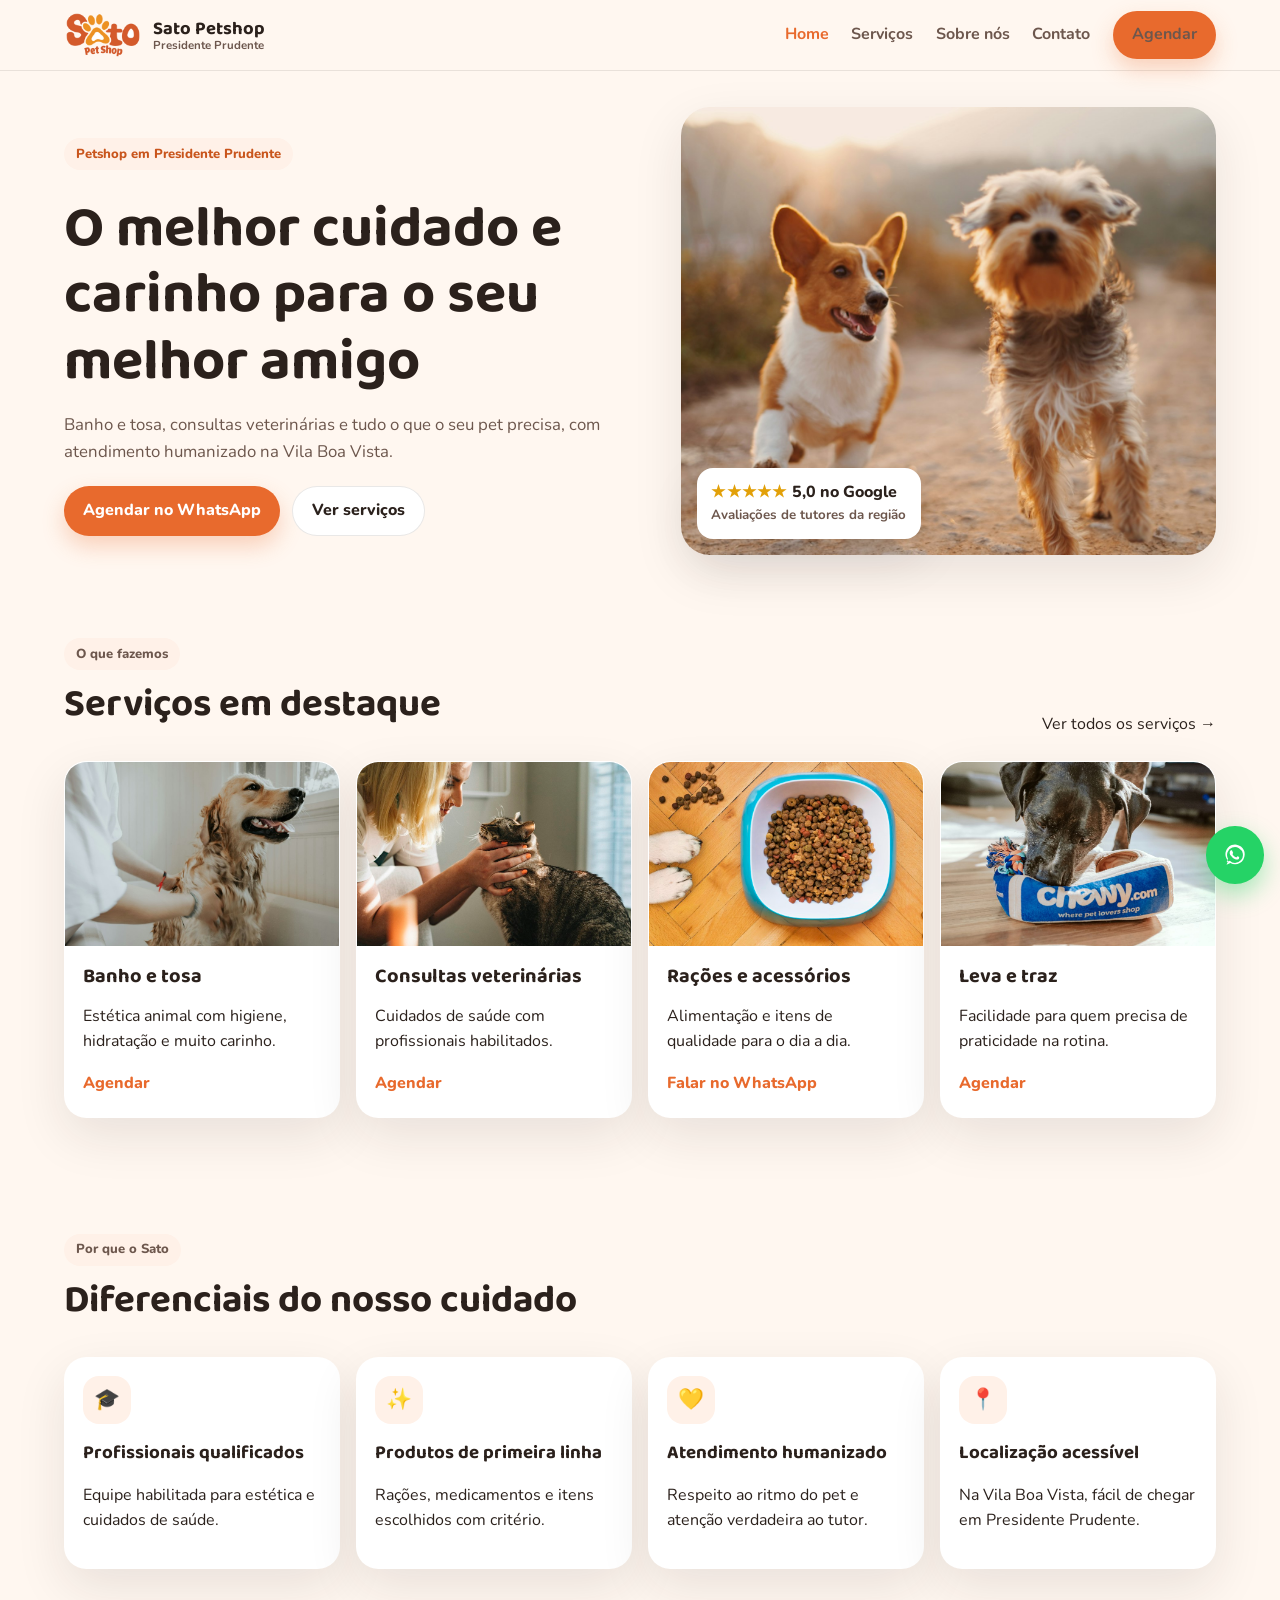
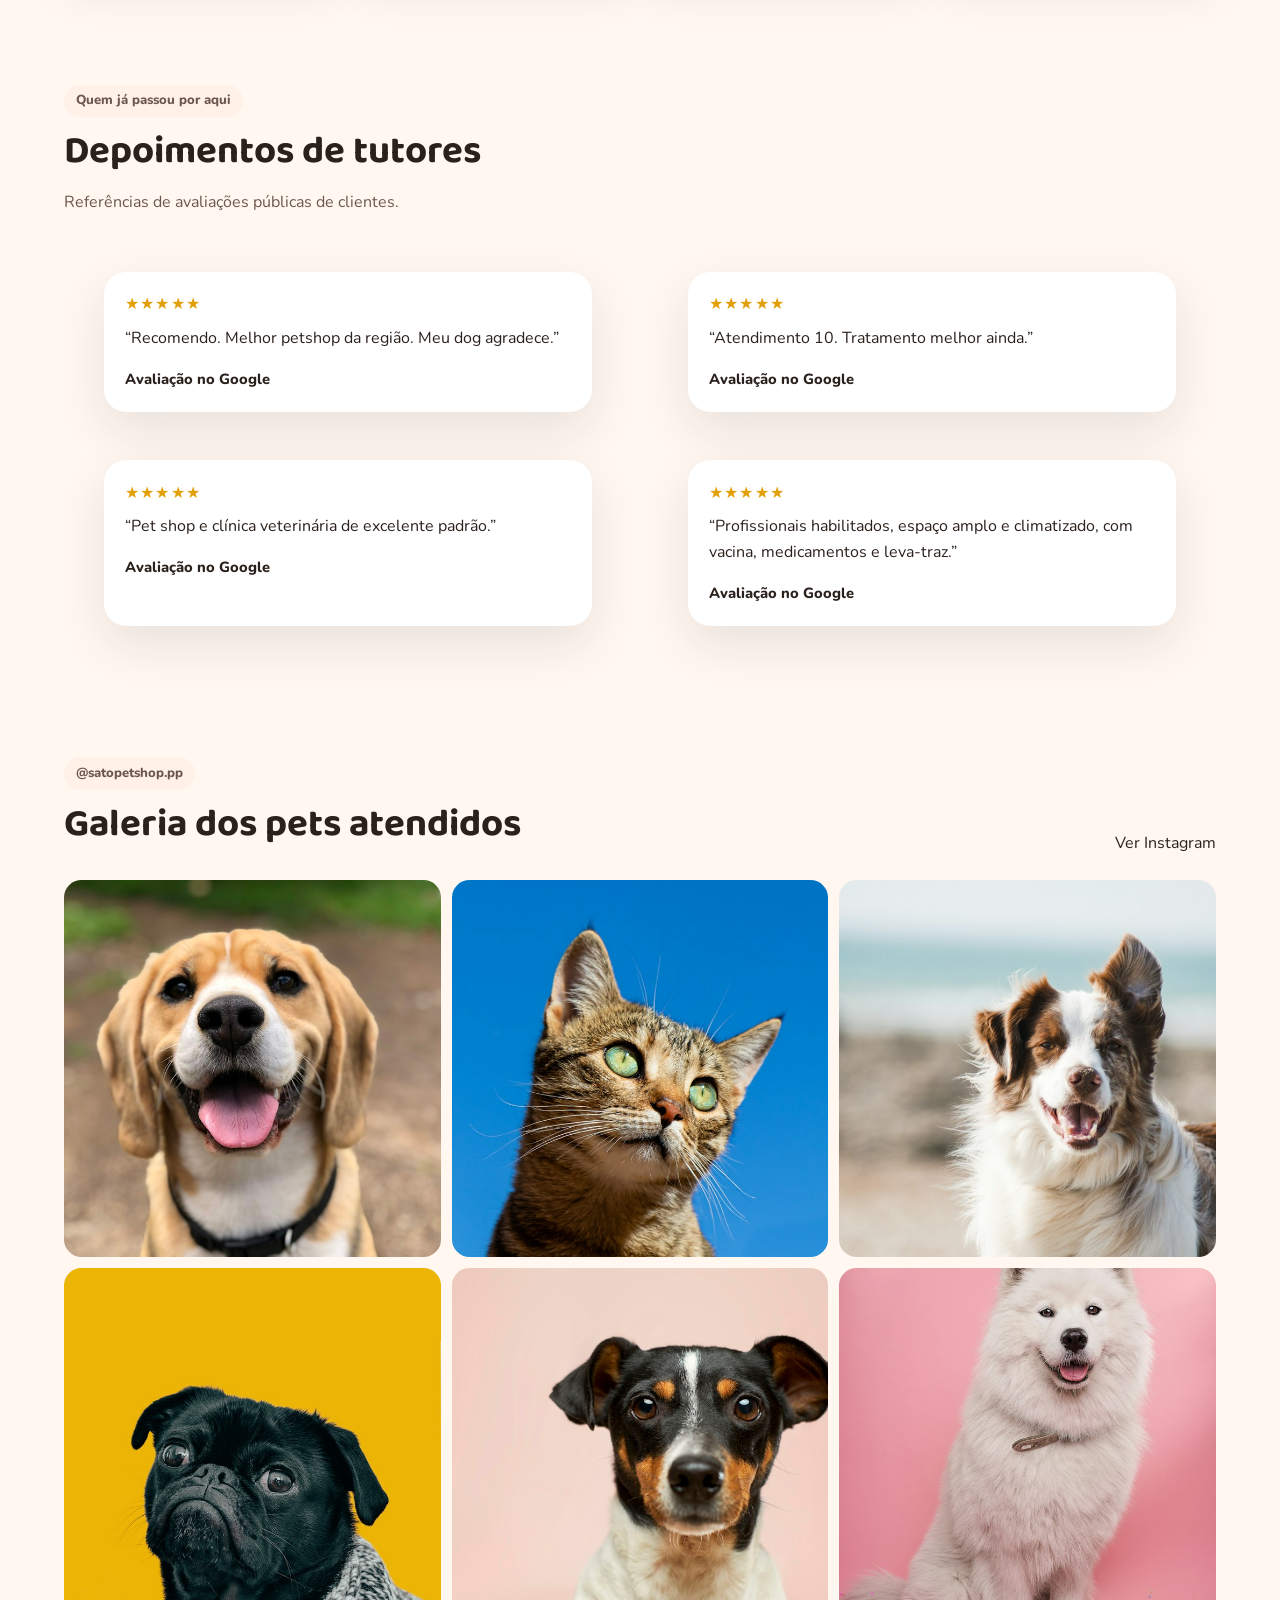
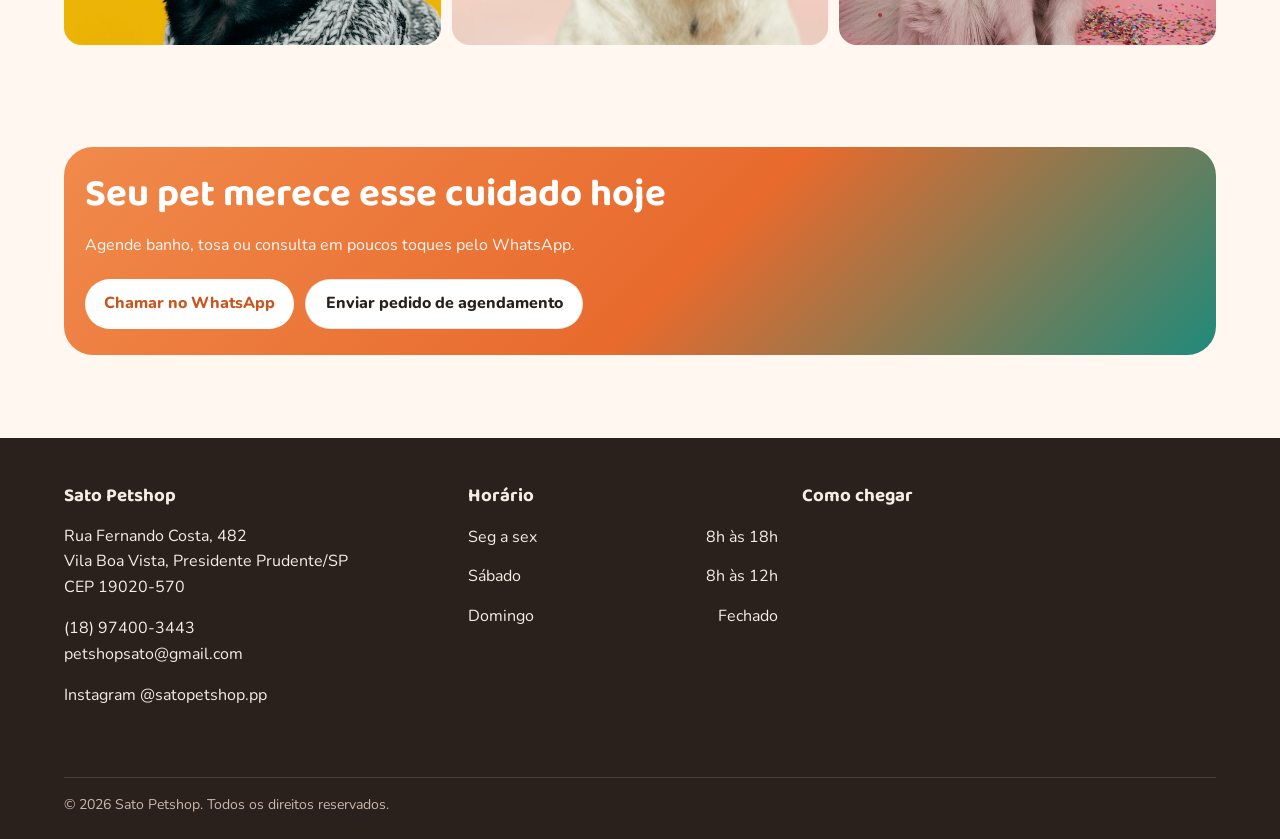
<file: index.html>
<!DOCTYPE html>
<html lang="pt-BR">
  <head>
    <meta charset="UTF-8" />
    <meta name="viewport" content="width=device-width, initial-scale=1" />
    <title>Sato Petshop | Banho e tosa em Presidente Prudente</title>
    <meta
      name="description"
      content="Sato Petshop em Presidente Prudente: banho e tosa, consultas veterinárias, rações e acessórios. Cuidado e carinho para o seu melhor amigo na Vila Boa Vista."
    />
    <meta
      name="keywords"
      content="Petshop em Presidente Prudente, Banho e tosa Presidente Prudente, clínica veterinária Presidente Prudente, Sato Petshop"
    />
    <link rel="canonical" href="index.html" />
    <meta property="og:type" content="website" />
    <meta property="og:title" content="Sato Petshop | Presidente Prudente" />
    <meta
      property="og:description"
      content="O melhor cuidado e carinho para o seu melhor amigo em Presidente Prudente."
    />
    <meta property="og:image" content="assets/images/hero.jpg" />
    <link rel="icon" href="assets/favicon.png" type="image/png" />
    <link rel="apple-touch-icon" href="assets/apple-touch-icon.png" />
    <link rel="preconnect" href="https://fonts.googleapis.com" />
    <link rel="preconnect" href="https://fonts.gstatic.com" crossorigin />
    <link
      href="https://fonts.googleapis.com/css2?family=Baloo+2:wght@700;800&family=Nunito:wght@500;700;800&display=swap"
      rel="stylesheet"
    />
    <link rel="stylesheet" href="css/styles.css" />
    <script type="application/ld+json">
      {
        "@context": "https://schema.org",
        "@type": "PetStore",
        "name": "Sato Petshop",
        "image": "assets/images/hero.jpg",
        "telephone": "+55-18-97400-3443",
        "email": "petshopsato@gmail.com",
        "address": {
          "@type": "PostalAddress",
          "streetAddress": "Rua Fernando Costa, 482",
          "addressLocality": "Presidente Prudente",
          "addressRegion": "SP",
          "postalCode": "19020-570",
          "addressCountry": "BR"
        },
        "geo": { "@type": "GeoCoordinates", "latitude": -22.111755, "longitude": -51.387909 },
        "url": "https://www.instagram.com/satopetshop.pp/",
        "openingHoursSpecification": [
          {
            "@type": "OpeningHoursSpecification",
            "dayOfWeek": ["Monday", "Tuesday", "Wednesday", "Thursday", "Friday"],
            "opens": "08:00",
            "closes": "18:00"
          },
          {
            "@type": "OpeningHoursSpecification",
            "dayOfWeek": "Saturday",
            "opens": "08:00",
            "closes": "12:00"
          }
        ]
      }
    </script>
  </head>
  <body>
    <a class="skip" href="#conteudo">Ir para o conteúdo</a>
    <header class="header">
      <div class="container header-inner">
        <a class="logo" href="index.html" aria-label="Sato Petshop">
          <img class="logo-mark" src="assets/logo.png" alt="Logo Sato Petshop" width="480" height="296" />
          <span class="logo-text">Sato Petshop <small>Presidente Prudente</small></span>
        </a>
        <button class="menu-btn" type="button" data-menu aria-expanded="false" aria-label="Abrir menu">
          <span></span><span></span><span></span>
        </button>
        <nav class="nav" data-nav>
          <a class="active" href="index.html">Home</a>
          <a href="servicos.html">Serviços</a>
          <a href="sobre.html">Sobre nós</a>
          <a href="contato.html">Contato</a>
          <a class="btn btn-primary" data-wa>Agendar</a>
        </nav>
      </div>
    </header>

    <main id="conteudo">
      <section class="hero">
        <div class="container hero-grid">
          <div>
            <p class="kicker">Petshop em Presidente Prudente</p>
            <h1>O melhor cuidado e carinho para o seu melhor amigo</h1>
            <p class="lead">
              Banho e tosa, consultas veterinárias e tudo o que o seu pet precisa,
              com atendimento humanizado na Vila Boa Vista.
            </p>
            <div class="hero-actions">
              <a class="btn btn-primary" data-wa>Agendar no WhatsApp</a>
              <a class="btn btn-ghost" href="servicos.html">Ver serviços</a>
            </div>
          </div>
          <div class="hero-media">
            <img
              src="assets/images/hero.jpg"
              alt="Cães felizes e bem cuidados, referência do Sato Petshop"
              width="1600"
              height="1100"
            />
            <div class="badge">
              <span class="stars">★★★★★</span>
              5,0 no Google
              <small>Avaliações de tutores da região</small>
            </div>
          </div>
        </div>
      </section>

      <section>
        <div class="container">
          <div class="section-head">
            <div>
              <p class="kicker">O que fazemos</p>
              <h2>Serviços em destaque</h2>
            </div>
            <a href="servicos.html">Ver todos os serviços →</a>
          </div>
          <div class="cards">
            <article class="card">
              <img src="assets/images/banho.jpg" alt="Cão sendo preparado para banho e tosa" loading="lazy" />
              <div class="card-body">
                <h3>Banho e tosa</h3>
                <p>Estética animal com higiene, hidratação e muito carinho.</p>
                <a data-wa="Olá! Gostaria de agendar banho e tosa para meu pet.">Agendar</a>
              </div>
            </article>
            <article class="card">
              <img src="assets/images/vet.jpg" alt="Atendimento veterinário a um pet" loading="lazy" />
              <div class="card-body">
                <h3>Consultas veterinárias</h3>
                <p>Cuidados de saúde com profissionais habilitados.</p>
                <a data-wa="Olá! Gostaria de agendar uma consulta veterinária.">Agendar</a>
              </div>
            </article>
            <article class="card">
              <img src="assets/images/loja.jpg" alt="Ração e produtos para pets" loading="lazy" />
              <div class="card-body">
                <h3>Rações e acessórios</h3>
                <p>Alimentação e itens de qualidade para o dia a dia.</p>
                <a data-wa="Olá! Gostaria de saber sobre rações e acessórios.">Falar no WhatsApp</a>
              </div>
            </article>
            <article class="card">
              <img src="assets/images/leva.jpg" alt="Tutor e pet prontos para o leva e traz" loading="lazy" />
              <div class="card-body">
                <h3>Leva e traz</h3>
                <p>Facilidade para quem precisa de praticidade na rotina.</p>
                <a data-wa="Olá! Gostaria de informações sobre o serviço de leva e traz.">Agendar</a>
              </div>
            </article>
          </div>
        </div>
      </section>

      <section>
        <div class="container">
          <div class="section-head">
            <div>
              <p class="kicker">Por que o Sato</p>
              <h2>Diferenciais do nosso cuidado</h2>
            </div>
          </div>
          <div class="icon-row">
            <article class="icon-card">
              <div class="icon-bubble">🎓</div>
              <h3>Profissionais qualificados</h3>
              <p>Equipe habilitada para estética e cuidados de saúde.</p>
            </article>
            <article class="icon-card">
              <div class="icon-bubble">✨</div>
              <h3>Produtos de primeira linha</h3>
              <p>Rações, medicamentos e itens escolhidos com critério.</p>
            </article>
            <article class="icon-card">
              <div class="icon-bubble">💛</div>
              <h3>Atendimento humanizado</h3>
              <p>Respeito ao ritmo do pet e atenção verdadeira ao tutor.</p>
            </article>
            <article class="icon-card">
              <div class="icon-bubble">📍</div>
              <h3>Localização acessível</h3>
              <p>Na Vila Boa Vista, fácil de chegar em Presidente Prudente.</p>
            </article>
          </div>
        </div>
      </section>

      <section>
        <div class="container">
          <div class="section-head">
            <div>
              <p class="kicker">Quem já passou por aqui</p>
              <h2>Depoimentos de tutores</h2>
              <p>Referências de avaliações públicas de clientes.</p>
            </div>
          </div>
          <div class="quotes">
            <blockquote class="quote">
              <span class="stars">★★★★★</span>
              <p>“Recomendo. Melhor petshop da região. Meu dog agradece.”</p>
              <div class="who">Avaliação no Google</div>
            </blockquote>
            <blockquote class="quote">
              <span class="stars">★★★★★</span>
              <p>“Atendimento 10. Tratamento melhor ainda.”</p>
              <div class="who">Avaliação no Google</div>
            </blockquote>
            <blockquote class="quote">
              <span class="stars">★★★★★</span>
              <p>“Pet shop e clínica veterinária de excelente padrão.”</p>
              <div class="who">Avaliação no Google</div>
            </blockquote>
            <blockquote class="quote">
              <span class="stars">★★★★★</span>
              <p>
                “Profissionais habilitados, espaço amplo e climatizado, com vacina,
                medicamentos e leva-traz.”
              </p>
              <div class="who">Avaliação no Google</div>
            </blockquote>
          </div>
        </div>
      </section>

      <section>
        <div class="container">
          <div class="section-head">
            <div>
              <p class="kicker">@satopetshop.pp</p>
              <h2>Galeria dos pets atendidos</h2>
            </div>
            <a href="https://www.instagram.com/satopetshop.pp/" target="_blank" rel="noopener noreferrer"
              >Ver Instagram</a
            >
          </div>
          <div class="gallery">
            <img src="assets/images/g1.jpg" alt="Pet sorridente após atendimento" loading="lazy" />
            <img src="assets/images/g2.jpg" alt="Gato bem cuidado" loading="lazy" />
            <img src="assets/images/g3.jpg" alt="Cão dourado feliz" loading="lazy" />
            <img src="assets/images/g4.jpg" alt="Pug em close" loading="lazy" />
            <img src="assets/images/g5.jpg" alt="Cãozinho em ambiente aconchegante" loading="lazy" />
            <img src="assets/images/g6.jpg" alt="Pet após banho e tosa" loading="lazy" />
          </div>
        </div>
      </section>

      <section>
        <div class="container">
          <div class="cta-band">
            <h2>Seu pet merece esse cuidado hoje</h2>
            <p>Agende banho, tosa ou consulta em poucos toques pelo WhatsApp.</p>
            <div class="cta-row">
              <a class="btn btn-primary" data-wa>Chamar no WhatsApp</a>
              <a class="btn btn-ghost" href="contato.html">Enviar pedido de agendamento</a>
            </div>
          </div>
        </div>
      </section>
    </main>

    <footer class="footer">
      <div class="container footer-grid">
        <div>
          <h3>Sato Petshop</h3>
          <p>Rua Fernando Costa, 482<br />Vila Boa Vista, Presidente Prudente/SP<br />CEP 19020-570</p>
          <p>
            <a href="tel:+5518974003443">(18) 97400-3443</a><br />
            <a href="mailto:petshopsato@gmail.com">petshopsato@gmail.com</a>
          </p>
          <p>
            <a href="https://www.instagram.com/satopetshop.pp/" target="_blank" rel="noopener noreferrer"
              >Instagram @satopetshop.pp</a
            >
          </p>
        </div>
        <div>
          <h3>Horário</h3>
          <ul class="hours">
            <li><span>Seg a sex</span><span>8h às 18h</span></li>
            <li><span>Sábado</span><span>8h às 12h</span></li>
            <li><span>Domingo</span><span>Fechado</span></li>
          </ul>
        </div>
        <div>
          <h3>Como chegar</h3>
          <iframe
            class="map"
            title="Mapa do Sato Petshop em Presidente Prudente"
            loading="lazy"
            referrerpolicy="no-referrer-when-downgrade"
            src="https://maps.google.com/maps?q=Rua%20Fernando%20Costa%20482%20Vila%20Boa%20Vista%20Presidente%20Prudente&z=16&output=embed"
          ></iframe>
        </div>
      </div>
      <div class="container legal">© <span data-year></span> Sato Petshop. Todos os direitos reservados.</div>
    </footer>

    <a class="wa" data-wa aria-label="WhatsApp do Sato Petshop">
      <svg viewBox="0 0 24 24" aria-hidden="true">
        <path
          fill="currentColor"
          d="M20 11.5A8.5 8.5 0 0 1 7.4 18.6L4 20l1.5-3.3A8.5 8.5 0 1 1 20 11.5Zm-8.5 7a7 7 0 1 0-6.1-3.5l-.3.5-1 2.2 2.3-.9.5-.3A7 7 0 0 0 11.5 18.5Zm3.9-5.2c-.2-.1-1.2-.6-1.4-.7s-.3-.1-.5.1-.5.7-.7.8-.4.1-.6 0a5.8 5.8 0 0 1-1.7-1.1 6.4 6.4 0 0 1-1.2-1.5c-.1-.2 0-.4.1-.5l.3-.4.1-.3c0-.1 0-.3-.1-.4s-.5-1.2-.7-1.6-.4-.4-.5-.4h-.4c-.2 0-.4.1-.6.4s-.7.8-.7 1.9.8 2.2.9 2.3a9.3 9.3 0 0 0 3.5 3.1c1.3.6 1.8.6 2.4.5s1.2-.5 1.4-1 .2-.9.1-1-.1-.1-.3-.2Z"
        />
      </svg>
    </a>
    <script src="js/main.js"></script>
  </body>
</html>
</file>
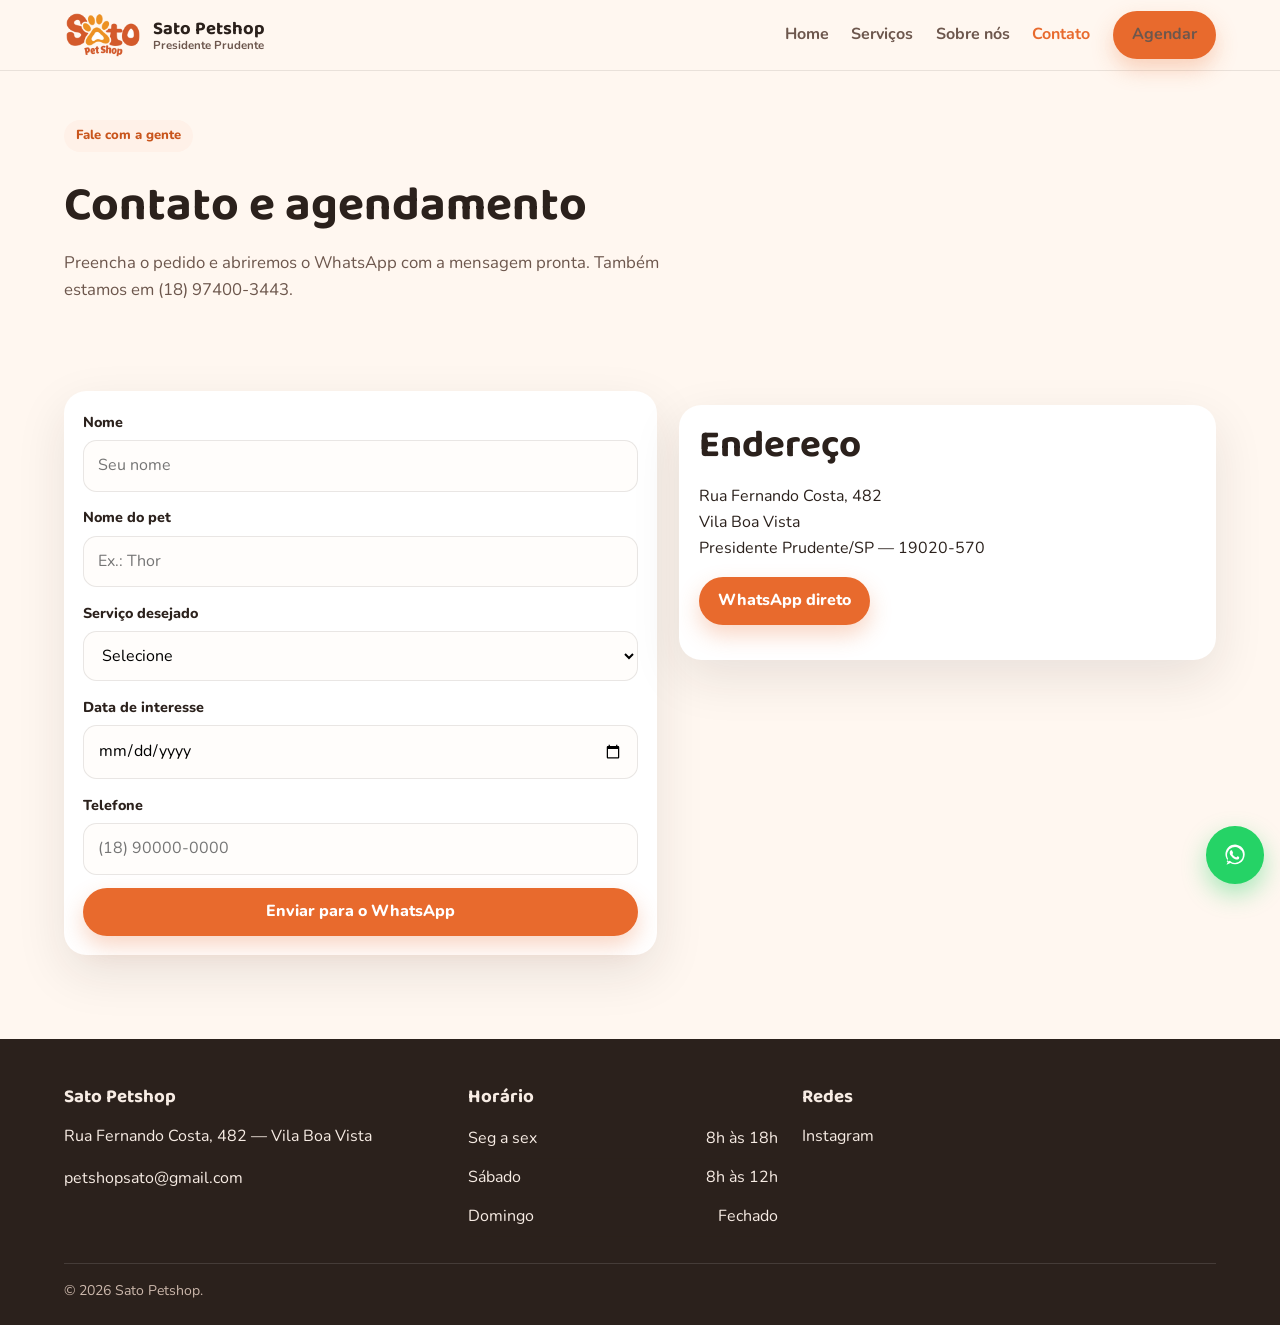
<file: contato.html>
<!DOCTYPE html>
<html lang="pt-BR">
  <head>
    <meta charset="UTF-8" />
    <meta name="viewport" content="width=device-width, initial-scale=1" />
    <title>Contato e agendamento | Sato Petshop Presidente Prudente</title>
    <meta
      name="description"
      content="Agende banho e tosa ou consulta no Sato Petshop. WhatsApp (18) 97400-3443. Rua Fernando Costa, 482, Vila Boa Vista, Presidente Prudente."
    />
    <link rel="canonical" href="contato.html" />
    <link rel="icon" href="assets/favicon.png" type="image/png" />
    <link rel="apple-touch-icon" href="assets/apple-touch-icon.png" />
    <link rel="preconnect" href="https://fonts.googleapis.com" />
    <link rel="preconnect" href="https://fonts.gstatic.com" crossorigin />
    <link
      href="https://fonts.googleapis.com/css2?family=Baloo+2:wght@700;800&family=Nunito:wght@500;700;800&display=swap"
      rel="stylesheet"
    />
    <link rel="stylesheet" href="css/styles.css" />
  </head>
  <body>
    <header class="header">
      <div class="container header-inner">
        <a class="logo" href="index.html" aria-label="Sato Petshop">
          <img class="logo-mark" src="assets/logo.png" alt="Logo Sato Petshop" width="480" height="296" />
          <span class="logo-text">Sato Petshop <small>Presidente Prudente</small></span>
        </a>
        <button class="menu-btn" type="button" data-menu aria-expanded="false" aria-label="Abrir menu">
          <span></span><span></span><span></span>
        </button>
        <nav class="nav" data-nav>
          <a href="index.html">Home</a>
          <a href="servicos.html">Serviços</a>
          <a href="sobre.html">Sobre nós</a>
          <a class="active" href="contato.html">Contato</a>
          <a class="btn btn-primary" data-wa>Agendar</a>
        </nav>
      </div>
    </header>

    <main>
      <section class="page-hero">
        <div class="container">
          <p class="kicker">Fale com a gente</p>
          <h1>Contato e agendamento</h1>
          <p class="lead">
            Preencha o pedido e abriremos o WhatsApp com a mensagem pronta.
            Também estamos em (18) 97400-3443.
          </p>
        </div>
      </section>

      <section>
        <div class="container split">
          <form class="form" id="contato-form">
            <div>
              <label for="nome">Nome</label>
              <input id="nome" name="nome" required autocomplete="name" placeholder="Seu nome" />
            </div>
            <div>
              <label for="pet">Nome do pet</label>
              <input id="pet" name="pet" required placeholder="Ex.: Thor" />
            </div>
            <div>
              <label for="servico">Serviço desejado</label>
              <select id="servico" name="servico" required>
                <option value="">Selecione</option>
                <option>Banho e tosa</option>
                <option>Consulta veterinária</option>
                <option>Vacinas e medicamentos</option>
                <option>Rações e acessórios</option>
                <option>Leva e traz</option>
                <option>Outro</option>
              </select>
            </div>
            <div>
              <label for="data">Data de interesse</label>
              <input id="data" name="data" type="date" />
            </div>
            <div>
              <label for="telefone">Telefone</label>
              <input
                id="telefone"
                name="telefone"
                type="tel"
                required
                inputmode="tel"
                autocomplete="tel"
                placeholder="(18) 90000-0000"
              />
            </div>
            <p class="form-ok">Abrindo o WhatsApp com o seu pedido...</p>
            <button class="btn btn-primary" type="submit">Enviar para o WhatsApp</button>
          </form>
          <div>
            <article class="icon-card">
              <h2>Endereço</h2>
              <p>Rua Fernando Costa, 482<br />Vila Boa Vista<br />Presidente Prudente/SP — 19020-570</p>
              <p>
                <a class="btn btn-primary" data-wa>WhatsApp direto</a>
              </p>
            </article>
            <iframe
              class="map"
              style="margin-top: 1rem; min-height: 16rem"
              title="Mapa do Sato Petshop em Presidente Prudente"
              loading="lazy"
              src="https://maps.google.com/maps?q=Rua%20Fernando%20Costa%20482%20Vila%20Boa%20Vista%20Presidente%20Prudente&z=16&output=embed"
            ></iframe>
          </div>
        </div>
      </section>
    </main>

    <footer class="footer">
      <div class="container footer-grid">
        <div>
          <h3>Sato Petshop</h3>
          <p>Rua Fernando Costa, 482 — Vila Boa Vista</p>
          <p><a href="mailto:petshopsato@gmail.com">petshopsato@gmail.com</a></p>
        </div>
        <div>
          <h3>Horário</h3>
          <ul class="hours">
            <li><span>Seg a sex</span><span>8h às 18h</span></li>
            <li><span>Sábado</span><span>8h às 12h</span></li>
            <li><span>Domingo</span><span>Fechado</span></li>
          </ul>
        </div>
        <div>
          <h3>Redes</h3>
          <p>
            <a href="https://www.instagram.com/satopetshop.pp/" target="_blank" rel="noopener noreferrer"
              >Instagram</a
            >
          </p>
        </div>
      </div>
      <div class="container legal">© <span data-year></span> Sato Petshop.</div>
    </footer>
    <a class="wa" data-wa aria-label="WhatsApp do Sato Petshop">
      <svg viewBox="0 0 24 24" aria-hidden="true">
        <path
          fill="currentColor"
          d="M20 11.5A8.5 8.5 0 0 1 7.4 18.6L4 20l1.5-3.3A8.5 8.5 0 1 1 20 11.5Zm-8.5 7a7 7 0 1 0-6.1-3.5l-.3.5-1 2.2 2.3-.9.5-.3A7 7 0 0 0 11.5 18.5Zm3.9-5.2c-.2-.1-1.2-.6-1.4-.7s-.3-.1-.5.1-.5.7-.7.8-.4.1-.6 0a5.8 5.8 0 0 1-1.7-1.1 6.4 6.4 0 0 1-1.2-1.5c-.1-.2 0-.4.1-.5l.3-.4.1-.3c0-.1 0-.3-.1-.4s-.5-1.2-.7-1.6-.4-.4-.5-.4h-.4c-.2 0-.4.1-.6.4s-.7.8-.7 1.9.8 2.2.9 2.3a9.3 9.3 0 0 0 3.5 3.1c1.3.6 1.8.6 2.4.5s1.2-.5 1.4-1 .2-.9.1-1-.1-.1-.3-.2Z"
        />
      </svg>
    </a>
    <script src="js/main.js"></script>
  </body>
</html>
</file>
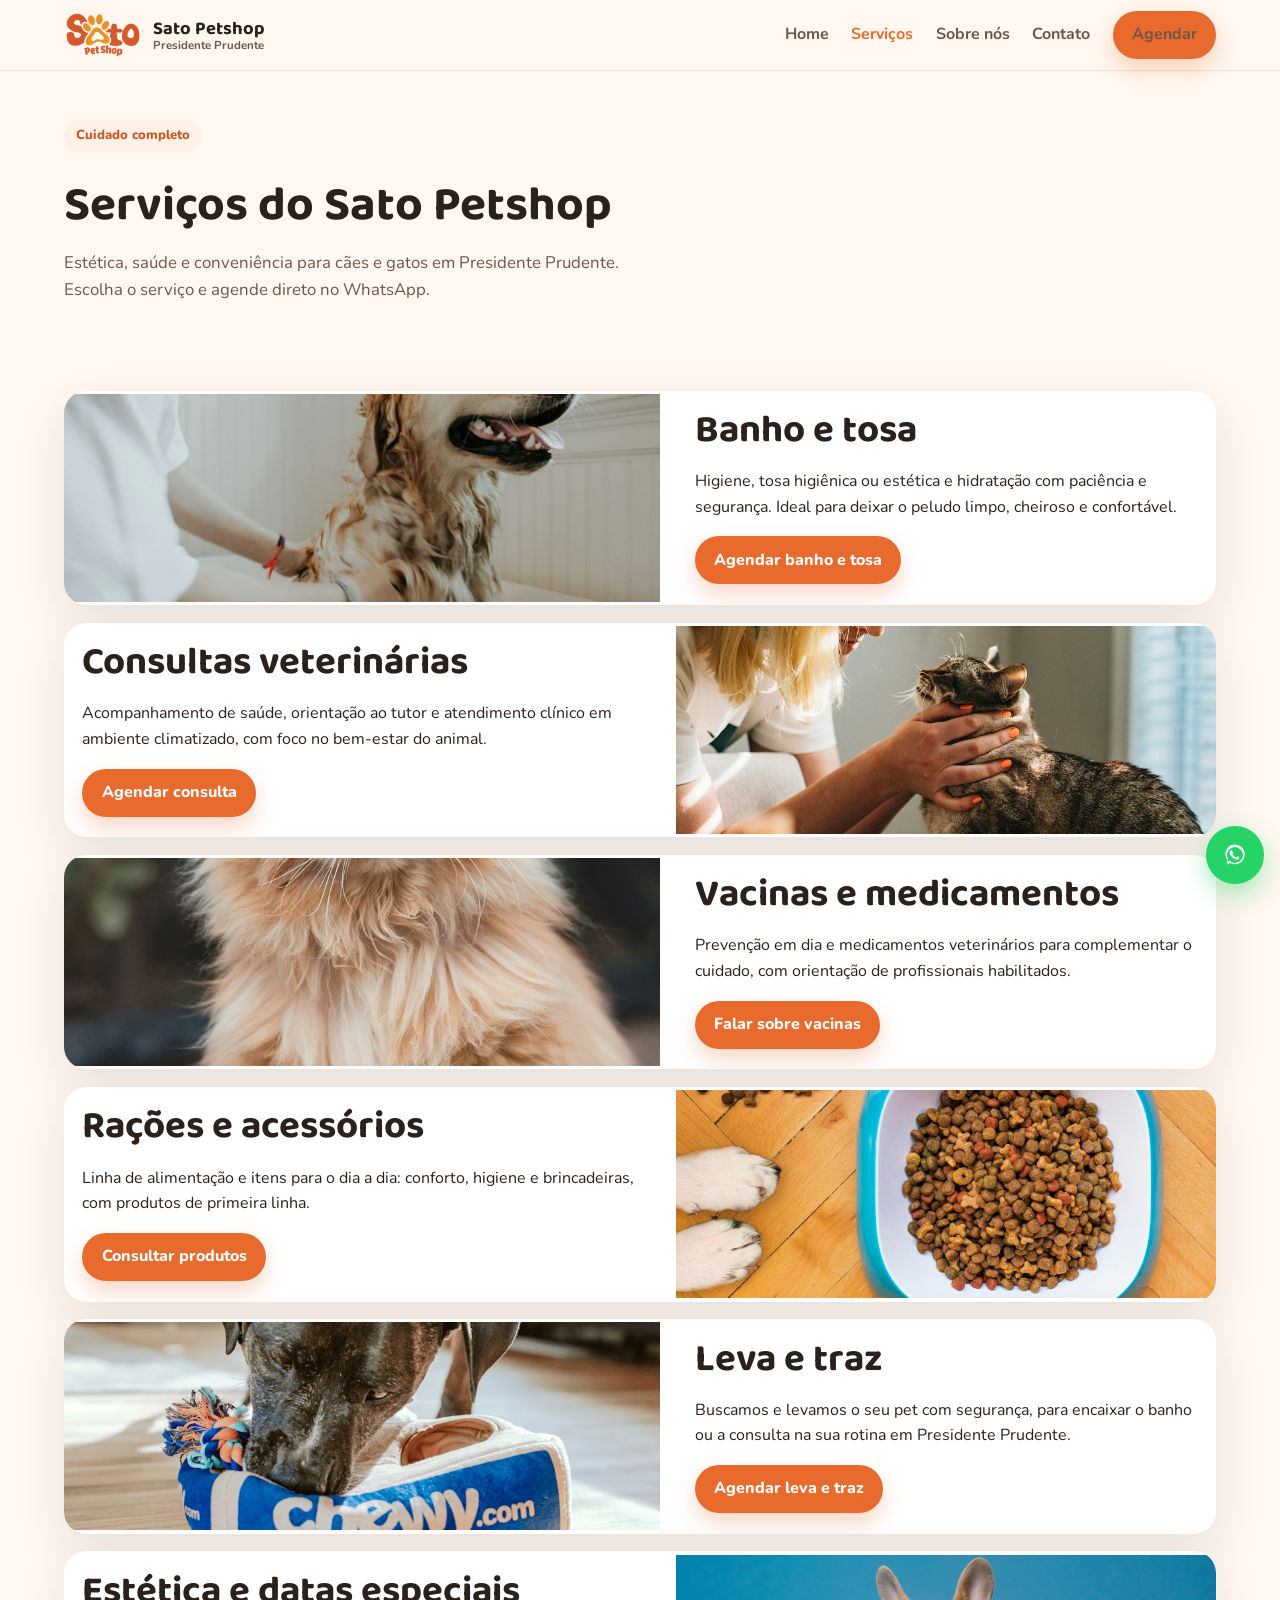
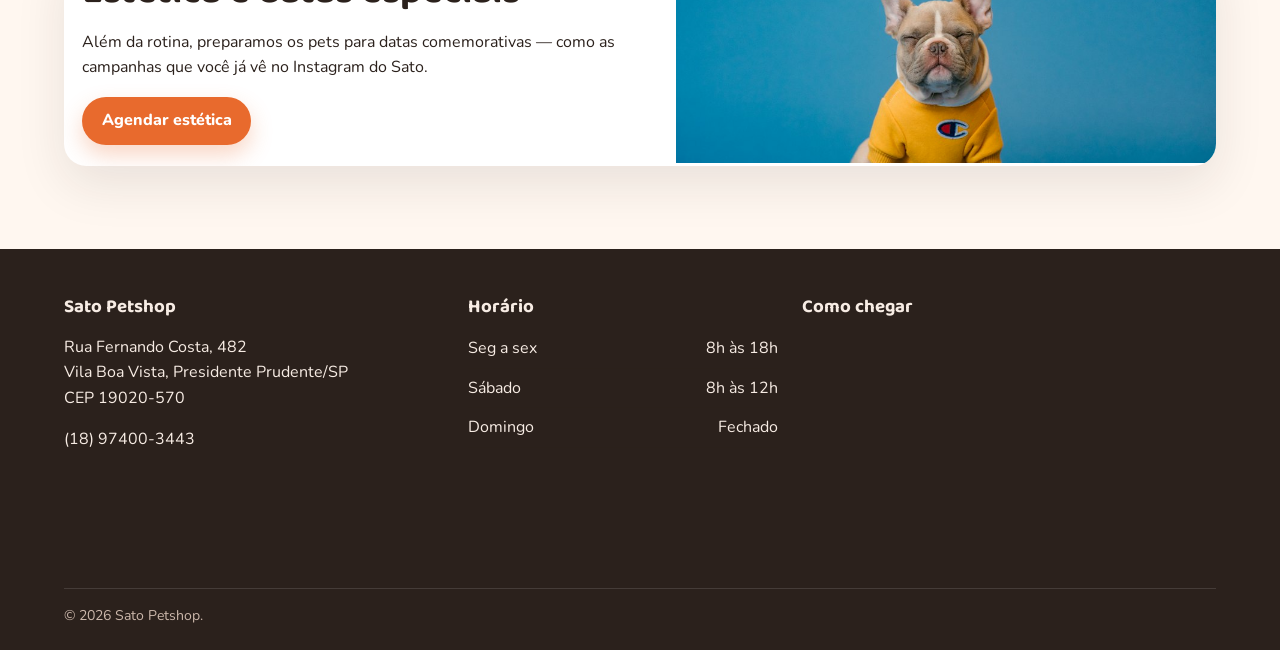
<file: servicos.html>
<!DOCTYPE html>
<html lang="pt-BR">
  <head>
    <meta charset="UTF-8" />
    <meta name="viewport" content="width=device-width, initial-scale=1" />
    <title>Serviços | Banho e tosa Presidente Prudente | Sato Petshop</title>
    <meta
      name="description"
      content="Banho e tosa, consultas veterinárias, vacinas, rações, acessórios e leva e traz no Sato Petshop em Presidente Prudente."
    />
    <link rel="canonical" href="servicos.html" />
    <link rel="icon" href="assets/favicon.png" type="image/png" />
    <link rel="apple-touch-icon" href="assets/apple-touch-icon.png" />
    <link rel="preconnect" href="https://fonts.googleapis.com" />
    <link rel="preconnect" href="https://fonts.gstatic.com" crossorigin />
    <link
      href="https://fonts.googleapis.com/css2?family=Baloo+2:wght@700;800&family=Nunito:wght@500;700;800&display=swap"
      rel="stylesheet"
    />
    <link rel="stylesheet" href="css/styles.css" />
  </head>
  <body>
    <header class="header">
      <div class="container header-inner">
        <a class="logo" href="index.html" aria-label="Sato Petshop">
          <img class="logo-mark" src="assets/logo.png" alt="Logo Sato Petshop" width="480" height="296" />
          <span class="logo-text">Sato Petshop <small>Presidente Prudente</small></span>
        </a>
        <button class="menu-btn" type="button" data-menu aria-expanded="false" aria-label="Abrir menu">
          <span></span><span></span><span></span>
        </button>
        <nav class="nav" data-nav>
          <a href="index.html">Home</a>
          <a class="active" href="servicos.html">Serviços</a>
          <a href="sobre.html">Sobre nós</a>
          <a href="contato.html">Contato</a>
          <a class="btn btn-primary" data-wa>Agendar</a>
        </nav>
      </div>
    </header>

    <main>
      <section class="page-hero">
        <div class="container">
          <p class="kicker">Cuidado completo</p>
          <h1>Serviços do Sato Petshop</h1>
          <p class="lead">
            Estética, saúde e conveniência para cães e gatos em Presidente Prudente.
            Escolha o serviço e agende direto no WhatsApp.
          </p>
        </div>
      </section>

      <section>
        <div class="container service-list">
          <article class="service-item">
            <img src="assets/images/banho.jpg" alt="Banho relaxante para cães" />
            <div class="pad">
              <h2>Banho e tosa</h2>
              <p>
                Higiene, tosa higiênica ou estética e hidratação com paciência e
                segurança. Ideal para deixar o peludo limpo, cheiroso e confortável.
              </p>
              <a class="btn btn-primary" data-wa="Olá! Gostaria de agendar banho e tosa para meu pet."
                >Agendar banho e tosa</a
              >
            </div>
          </article>
          <article class="service-item">
            <img src="assets/images/vet.jpg" alt="Consulta veterinária" />
            <div class="pad">
              <h2>Consultas veterinárias</h2>
              <p>
                Acompanhamento de saúde, orientação ao tutor e atendimento clínico
                em ambiente climatizado, com foco no bem-estar do animal.
              </p>
              <a class="btn btn-primary" data-wa="Olá! Gostaria de agendar uma consulta veterinária."
                >Agendar consulta</a
              >
            </div>
          </article>
          <article class="service-item">
            <img src="assets/images/vacina.jpg" alt="Cuidados de vacinação pet" />
            <div class="pad">
              <h2>Vacinas e medicamentos</h2>
              <p>
                Prevenção em dia e medicamentos veterinários para complementar o
                cuidado, com orientação de profissionais habilitados.
              </p>
              <a class="btn btn-primary" data-wa="Olá! Gostaria de informações sobre vacinas e medicamentos."
                >Falar sobre vacinas</a
              >
            </div>
          </article>
          <article class="service-item">
            <img src="assets/images/loja.jpg" alt="Rações e acessórios para pets" />
            <div class="pad">
              <h2>Rações e acessórios</h2>
              <p>
                Linha de alimentação e itens para o dia a dia: conforto, higiene e
                brincadeiras, com produtos de primeira linha.
              </p>
              <a class="btn btn-primary" data-wa="Olá! Gostaria de saber sobre rações e acessórios."
                >Consultar produtos</a
              >
            </div>
          </article>
          <article class="service-item">
            <img src="assets/images/leva.jpg" alt="Serviço de leva e traz" />
            <div class="pad">
              <h2>Leva e traz</h2>
              <p>
                Buscamos e levamos o seu pet com segurança, para encaixar o banho
                ou a consulta na sua rotina em Presidente Prudente.
              </p>
              <a class="btn btn-primary" data-wa="Olá! Gostaria de informações sobre o serviço de leva e traz."
                >Agendar leva e traz</a
              >
            </div>
          </article>
          <article class="service-item">
            <img src="assets/images/equipe.jpg" alt="Pet recebido com carinho na loja" />
            <div class="pad">
              <h2>Estética e datas especiais</h2>
              <p>
                Além da rotina, preparamos os pets para datas comemorativas — como
                as campanhas que você já vê no Instagram do Sato.
              </p>
              <a class="btn btn-primary" data-wa="Olá! Gostaria de agendar um serviço de estética para meu pet."
                >Agendar estética</a
              >
            </div>
          </article>
        </div>
      </section>
    </main>

    <footer class="footer">
      <div class="container footer-grid">
        <div>
          <h3>Sato Petshop</h3>
          <p>Rua Fernando Costa, 482<br />Vila Boa Vista, Presidente Prudente/SP<br />CEP 19020-570</p>
          <p><a href="tel:+5518974003443">(18) 97400-3443</a></p>
        </div>
        <div>
          <h3>Horário</h3>
          <ul class="hours">
            <li><span>Seg a sex</span><span>8h às 18h</span></li>
            <li><span>Sábado</span><span>8h às 12h</span></li>
            <li><span>Domingo</span><span>Fechado</span></li>
          </ul>
        </div>
        <div>
          <h3>Como chegar</h3>
          <iframe
            class="map"
            title="Mapa do Sato Petshop"
            loading="lazy"
            src="https://maps.google.com/maps?q=Rua%20Fernando%20Costa%20482%20Vila%20Boa%20Vista%20Presidente%20Prudente&z=16&output=embed"
          ></iframe>
        </div>
      </div>
      <div class="container legal">© <span data-year></span> Sato Petshop.</div>
    </footer>
    <a class="wa" data-wa aria-label="WhatsApp do Sato Petshop">
      <svg viewBox="0 0 24 24" aria-hidden="true">
        <path
          fill="currentColor"
          d="M20 11.5A8.5 8.5 0 0 1 7.4 18.6L4 20l1.5-3.3A8.5 8.5 0 1 1 20 11.5Zm-8.5 7a7 7 0 1 0-6.1-3.5l-.3.5-1 2.2 2.3-.9.5-.3A7 7 0 0 0 11.5 18.5Zm3.9-5.2c-.2-.1-1.2-.6-1.4-.7s-.3-.1-.5.1-.5.7-.7.8-.4.1-.6 0a5.8 5.8 0 0 1-1.7-1.1 6.4 6.4 0 0 1-1.2-1.5c-.1-.2 0-.4.1-.5l.3-.4.1-.3c0-.1 0-.3-.1-.4s-.5-1.2-.7-1.6-.4-.4-.5-.4h-.4c-.2 0-.4.1-.6.4s-.7.8-.7 1.9.8 2.2.9 2.3a9.3 9.3 0 0 0 3.5 3.1c1.3.6 1.8.6 2.4.5s1.2-.5 1.4-1 .2-.9.1-1-.1-.1-.3-.2Z"
        />
      </svg>
    </a>
    <script src="js/main.js"></script>
  </body>
</html>
</file>
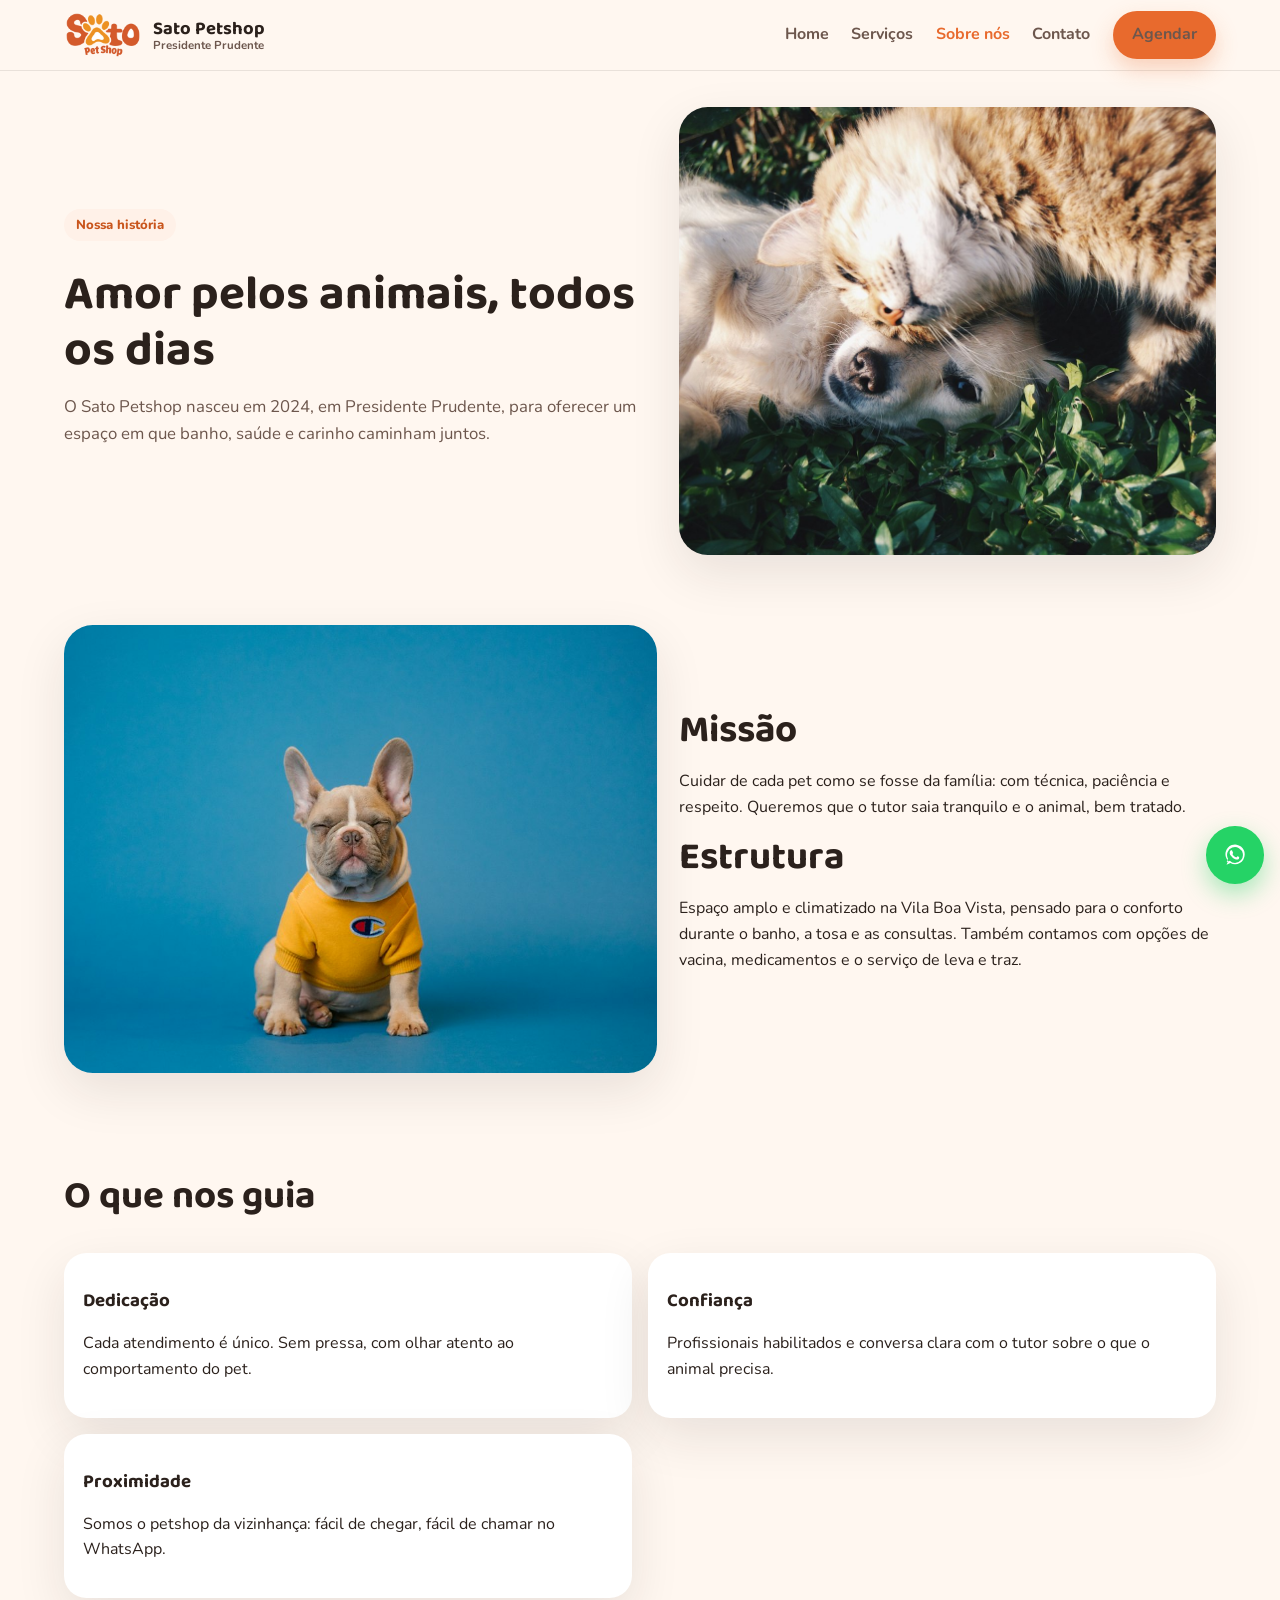
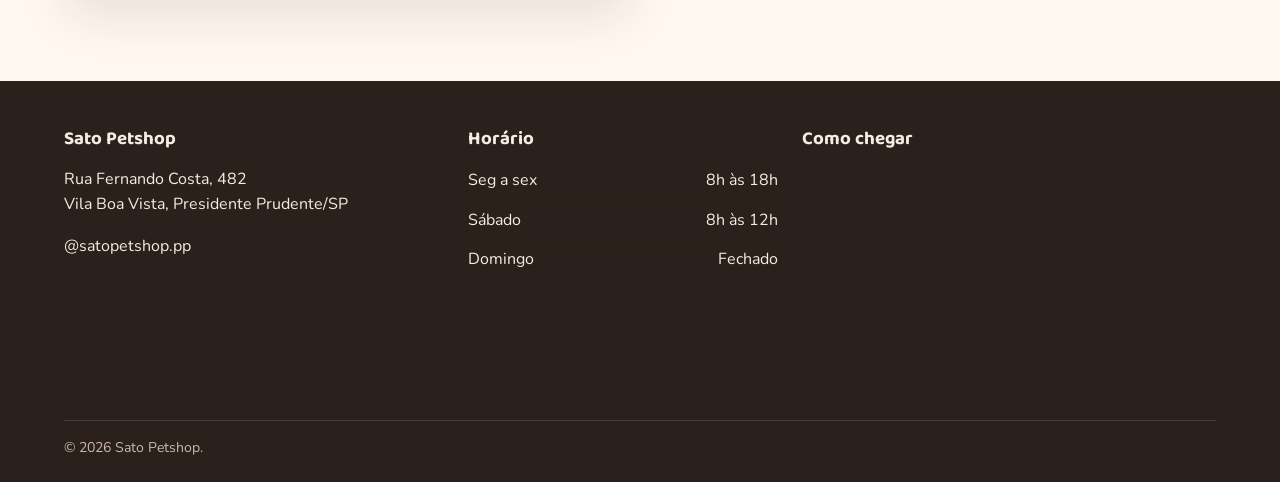
<file: sobre.html>
<!DOCTYPE html>
<html lang="pt-BR">
  <head>
    <meta charset="UTF-8" />
    <meta name="viewport" content="width=device-width, initial-scale=1" />
    <title>Sobre nós | Sato Petshop Presidente Prudente</title>
    <meta
      name="description"
      content="Conheça a história do Sato Petshop em Presidente Prudente: amor pelos animais, missão de cuidado e estrutura climatizada na Vila Boa Vista."
    />
    <link rel="canonical" href="sobre.html" />
    <link rel="icon" href="assets/favicon.png" type="image/png" />
    <link rel="apple-touch-icon" href="assets/apple-touch-icon.png" />
    <link rel="preconnect" href="https://fonts.googleapis.com" />
    <link rel="preconnect" href="https://fonts.gstatic.com" crossorigin />
    <link
      href="https://fonts.googleapis.com/css2?family=Baloo+2:wght@700;800&family=Nunito:wght@500;700;800&display=swap"
      rel="stylesheet"
    />
    <link rel="stylesheet" href="css/styles.css" />
  </head>
  <body>
    <header class="header">
      <div class="container header-inner">
        <a class="logo" href="index.html" aria-label="Sato Petshop">
          <img class="logo-mark" src="assets/logo.png" alt="Logo Sato Petshop" width="480" height="296" />
          <span class="logo-text">Sato Petshop <small>Presidente Prudente</small></span>
        </a>
        <button class="menu-btn" type="button" data-menu aria-expanded="false" aria-label="Abrir menu">
          <span></span><span></span><span></span>
        </button>
        <nav class="nav" data-nav>
          <a href="index.html">Home</a>
          <a href="servicos.html">Serviços</a>
          <a class="active" href="sobre.html">Sobre nós</a>
          <a href="contato.html">Contato</a>
          <a class="btn btn-primary" data-wa>Agendar</a>
        </nav>
      </div>
    </header>

    <main>
      <section class="page-hero">
        <div class="container split">
          <div>
            <p class="kicker">Nossa história</p>
            <h1>Amor pelos animais, todos os dias</h1>
            <p class="lead">
              O Sato Petshop nasceu em 2024, em Presidente Prudente, para oferecer
              um espaço em que banho, saúde e carinho caminham juntos.
            </p>
          </div>
          <img class="cover" src="assets/images/sobre.jpg" alt="Cães e tutores em momento de carinho" />
        </div>
      </section>

      <section>
        <div class="container split">
          <img class="cover" src="assets/images/equipe.jpg" alt="Ambiente acolhedor para pets" />
          <div>
            <h2>Missão</h2>
            <p>
              Cuidar de cada pet como se fosse da família: com técnica, paciência e
              respeito. Queremos que o tutor saia tranquilo e o animal, bem tratado.
            </p>
            <h2>Estrutura</h2>
            <p>
              Espaço amplo e climatizado na Vila Boa Vista, pensado para o conforto
              durante o banho, a tosa e as consultas. Também contamos com opções de
              vacina, medicamentos e o serviço de leva e traz.
            </p>
          </div>
        </div>
      </section>

      <section>
        <div class="container">
          <div class="section-head">
            <div>
              <h2>O que nos guia</h2>
            </div>
          </div>
          <div class="values">
            <article class="icon-card">
              <h3>Dedicação</h3>
              <p>Cada atendimento é único. Sem pressa, com olhar atento ao comportamento do pet.</p>
            </article>
            <article class="icon-card">
              <h3>Confiança</h3>
              <p>Profissionais habilitados e conversa clara com o tutor sobre o que o animal precisa.</p>
            </article>
            <article class="icon-card">
              <h3>Proximidade</h3>
              <p>Somos o petshop da vizinhança: fácil de chegar, fácil de chamar no WhatsApp.</p>
            </article>
          </div>
        </div>
      </section>
    </main>

    <footer class="footer">
      <div class="container footer-grid">
        <div>
          <h3>Sato Petshop</h3>
          <p>Rua Fernando Costa, 482<br />Vila Boa Vista, Presidente Prudente/SP</p>
          <p>
            <a href="https://www.instagram.com/satopetshop.pp/" target="_blank" rel="noopener noreferrer"
              >@satopetshop.pp</a
            >
          </p>
        </div>
        <div>
          <h3>Horário</h3>
          <ul class="hours">
            <li><span>Seg a sex</span><span>8h às 18h</span></li>
            <li><span>Sábado</span><span>8h às 12h</span></li>
            <li><span>Domingo</span><span>Fechado</span></li>
          </ul>
        </div>
        <div>
          <h3>Como chegar</h3>
          <iframe
            class="map"
            title="Mapa do Sato Petshop"
            loading="lazy"
            src="https://maps.google.com/maps?q=Rua%20Fernando%20Costa%20482%20Vila%20Boa%20Vista%20Presidente%20Prudente&z=16&output=embed"
          ></iframe>
        </div>
      </div>
      <div class="container legal">© <span data-year></span> Sato Petshop.</div>
    </footer>
    <a class="wa" data-wa aria-label="WhatsApp do Sato Petshop">
      <svg viewBox="0 0 24 24" aria-hidden="true">
        <path
          fill="currentColor"
          d="M20 11.5A8.5 8.5 0 0 1 7.4 18.6L4 20l1.5-3.3A8.5 8.5 0 1 1 20 11.5Zm-8.5 7a7 7 0 1 0-6.1-3.5l-.3.5-1 2.2 2.3-.9.5-.3A7 7 0 0 0 11.5 18.5Zm3.9-5.2c-.2-.1-1.2-.6-1.4-.7s-.3-.1-.5.1-.5.7-.7.8-.4.1-.6 0a5.8 5.8 0 0 1-1.7-1.1 6.4 6.4 0 0 1-1.2-1.5c-.1-.2 0-.4.1-.5l.3-.4.1-.3c0-.1 0-.3-.1-.4s-.5-1.2-.7-1.6-.4-.4-.5-.4h-.4c-.2 0-.4.1-.6.4s-.7.8-.7 1.9.8 2.2.9 2.3a9.3 9.3 0 0 0 3.5 3.1c1.3.6 1.8.6 2.4.5s1.2-.5 1.4-1 .2-.9.1-1-.1-.1-.3-.2Z"
        />
      </svg>
    </a>
    <script src="js/main.js"></script>
  </body>
</html>
</file>
<file: css/styles.css>
:root {
  --coral: #e86a2d;
  --coral-dark: #c9551c;
  --coral-soft: #fff1e8;
  --peach: #f6c7a8;
  --cream: #fff7f0;
  --sand: #f3e6d8;
  --ink: #2b211c;
  --muted: #6d574d;
  --line: rgba(43, 33, 28, 0.1);
  --teal: #1f8a7a;
  --teal-dark: #17685c;
  --white: #ffffff;
  --shadow: 0 18px 50px rgba(43, 33, 28, 0.1);
  --radius: 1.4rem;
  --max: 72rem;
  --header: 4.4rem;
}

*,
*::before,
*::after {
  box-sizing: border-box;
}

html {
  scroll-behavior: smooth;
}

body {
  margin: 0;
  font-family: Nunito, "Segoe UI", sans-serif;
  color: var(--ink);
  background: var(--cream);
  line-height: 1.6;
}

img {
  max-width: 100%;
  display: block;
}

a {
  color: inherit;
  text-decoration: none;
}

button,
input,
select,
textarea {
  font: inherit;
}

.skip {
  position: absolute;
  left: -999px;
  top: 0;
}

.skip:focus {
  left: 1rem;
  top: 1rem;
  z-index: 80;
  background: var(--white);
  padding: 0.6rem 1rem;
  border-radius: 0.6rem;
}

.container {
  width: min(calc(100% - 2rem), var(--max));
  margin-inline: auto;
}

.header {
  position: sticky;
  top: 0;
  z-index: 40;
  background: rgba(255, 247, 240, 0.92);
  backdrop-filter: blur(16px);
  border-bottom: 1px solid var(--line);
}

.header-inner {
  min-height: var(--header);
  display: flex;
  align-items: center;
  justify-content: space-between;
  gap: 1rem;
}

.logo {
  display: flex;
  align-items: center;
  gap: 0.7rem;
  font-family: "Baloo 2", Nunito, sans-serif;
  font-weight: 700;
  font-size: 1.15rem;
}

.logo-mark {
  height: 3rem;
  width: auto;
  display: block;
  flex-shrink: 0;
}

.logo-text {
  display: flex;
  flex-direction: column;
  line-height: 1.1;
}

.logo-text small {
  font-size: 0.72rem;
  color: var(--muted);
  font-family: Nunito, sans-serif;
  font-weight: 700;
}

.nav {
  display: none;
  align-items: center;
  gap: 1.4rem;
}

.nav a {
  font-weight: 700;
  color: var(--muted);
}

.nav a:hover,
.nav a.active {
  color: var(--coral);
}

.menu-btn {
  width: 2.7rem;
  height: 2.7rem;
  border: 1px solid var(--line);
  background: var(--white);
  border-radius: 0.8rem;
  display: flex;
  flex-direction: column;
  align-items: center;
  justify-content: center;
  gap: 5px;
}

.menu-btn span {
  display: block;
  width: 1.1rem;
  height: 2px;
  background: var(--ink);
}

.hero,
.page-hero {
  padding: 2.2rem 0 1.2rem;
}

.hero-grid {
  display: grid;
  gap: 1.6rem;
}

.kicker {
  display: inline-flex;
  align-items: center;
  gap: 0.45rem;
  background: var(--coral-soft);
  color: var(--coral-dark);
  font-weight: 800;
  font-size: 0.82rem;
  padding: 0.35rem 0.75rem;
  border-radius: 999px;
}

h1,
h2,
h3,
.logo {
  font-family: "Baloo 2", Nunito, sans-serif;
  line-height: 1.15;
}

h1 {
  font-size: clamp(2.1rem, 7vw, 3.6rem);
  margin: 0.8rem 0 0.8rem;
}

h2 {
  font-size: clamp(1.7rem, 4vw, 2.4rem);
  margin: 0 0 0.6rem;
}

.lead {
  color: var(--muted);
  font-size: 1.05rem;
  max-width: 38rem;
}

.hero-actions,
.cta-row {
  display: flex;
  flex-wrap: wrap;
  gap: 0.7rem;
  margin-top: 1.3rem;
}

.btn {
  display: inline-flex;
  align-items: center;
  justify-content: center;
  gap: 0.45rem;
  min-height: 3rem;
  padding: 0.7rem 1.2rem;
  border-radius: 999px;
  border: 0;
  font-weight: 800;
  cursor: pointer;
}

.btn-primary {
  background: var(--coral);
  color: #fff;
  box-shadow: 0 10px 22px rgba(232, 106, 45, 0.28);
}

.btn-primary:hover {
  background: var(--coral-dark);
}

.btn-ghost {
  background: var(--white);
  color: var(--ink);
  border: 1px solid var(--line);
}

.hero-media {
  position: relative;
}

.hero-media img,
.cover {
  width: 100%;
  height: 22rem;
  object-fit: cover;
  border-radius: calc(var(--radius) + 0.4rem);
  box-shadow: var(--shadow);
}

.badge {
  position: absolute;
  left: 1rem;
  bottom: 1rem;
  background: var(--white);
  border-radius: 1rem;
  padding: 0.75rem 0.9rem;
  box-shadow: var(--shadow);
  font-weight: 800;
}

.badge small {
  display: block;
  color: var(--muted);
  font-weight: 700;
}

.stars {
  color: #e2a008;
  letter-spacing: 0.08em;
}

section {
  padding: 3.2rem 0;
}

.section-head {
  display: flex;
  flex-wrap: wrap;
  justify-content: space-between;
  gap: 1rem;
  align-items: end;
  margin-bottom: 1.5rem;
}

.section-head p,
.muted {
  color: var(--muted);
}

.cards {
  display: grid;
  gap: 1rem;
}

.card {
  background: var(--white);
  border-radius: var(--radius);
  overflow: hidden;
  box-shadow: var(--shadow);
  border: 1px solid transparent;
}

.card:hover {
  border-color: #f3c2a4;
}

.card img {
  width: 100%;
  height: 11.5rem;
  object-fit: cover;
}

.card-body,
.pad {
  padding: 1.15rem 1.15rem 1.3rem;
}

.card h3 {
  margin: 0 0 0.4rem;
  font-size: 1.25rem;
}

.card-body a {
  color: var(--coral);
  font-weight: 800;
}

.icon-row {
  display: grid;
  gap: 1rem;
}

.icon-card {
  background: var(--white);
  border-radius: var(--radius);
  padding: 1.2rem;
  box-shadow: var(--shadow);
}

.icon-bubble {
  width: 3rem;
  height: 3rem;
  border-radius: 1rem;
  display: grid;
  place-items: center;
  background: var(--coral-soft);
  font-size: 1.3rem;
  margin-bottom: 0.7rem;
}

.quotes {
  display: grid;
  gap: 1rem;
}

.quote {
  background: var(--white);
  border-radius: var(--radius);
  padding: 1.3rem;
  box-shadow: var(--shadow);
}

.quote p {
  margin: 0.5rem 0 1rem;
}

.who {
  font-weight: 800;
  font-size: 0.92rem;
}

.gallery {
  display: grid;
  grid-template-columns: 1fr 1fr;
  gap: 0.7rem;
}

.gallery img {
  width: 100%;
  aspect-ratio: 1;
  object-fit: cover;
  border-radius: 1.1rem;
}

.cta-band {
  background: linear-gradient(135deg, #f08a4b, var(--coral) 55%, #1f8a7a);
  color: #fff;
  border-radius: calc(var(--radius) + 0.4rem);
  padding: 1.6rem 1.3rem;
}

.cta-band p {
  opacity: 0.95;
}

.cta-band .btn-primary {
  background: #fff;
  color: var(--coral-dark);
  box-shadow: none;
}

.footer {
  background: #2b211c;
  color: #f7ece4;
  padding: 3rem 0 1.4rem;
  margin-top: 2rem;
}

.footer a:hover {
  color: var(--peach);
}

.footer-grid {
  display: grid;
  gap: 1.5rem;
}

.footer h3 {
  margin: 0 0 0.7rem;
}

.map {
  width: 100%;
  min-height: 14rem;
  border: 0;
  border-radius: 1rem;
}

.legal {
  border-top: 1px solid rgba(255, 255, 255, 0.12);
  margin-top: 1.6rem;
  padding-top: 1rem;
  color: #cbb7ab;
  font-size: 0.88rem;
}

.wa {
  position: fixed;
  right: 1rem;
  bottom: 1rem;
  z-index: 50;
  width: 3.6rem;
  height: 3.6rem;
  border-radius: 50%;
  background: #25d366;
  color: #fff;
  display: grid;
  place-items: center;
  box-shadow: 0 10px 24px rgba(37, 211, 102, 0.4);
}

.wa svg {
  width: 1.7rem;
  height: 1.7rem;
}

.page-hero h1 {
  font-size: clamp(2rem, 6vw, 3rem);
}

.split {
  display: grid;
  gap: 1.4rem;
}

.form {
  background: var(--white);
  border-radius: var(--radius);
  padding: 1.2rem;
  box-shadow: var(--shadow);
  display: grid;
  gap: 0.85rem;
}

label {
  font-weight: 800;
  font-size: 0.9rem;
}

input,
select,
textarea {
  width: 100%;
  margin-top: 0.3rem;
  border: 1px solid var(--line);
  background: #fffdfb;
  border-radius: 0.85rem;
  padding: 0.75rem 0.85rem;
}

textarea {
  min-height: 7rem;
  resize: vertical;
}

.form-ok {
  display: none;
  background: #e8f8f0;
  color: var(--teal-dark);
  padding: 0.8rem 1rem;
  border-radius: 0.8rem;
  font-weight: 700;
}

.hours {
  list-style: none;
  padding: 0;
  margin: 0;
}

.hours li {
  display: flex;
  justify-content: space-between;
  gap: 1rem;
  padding: 0.4rem 0;
  border-bottom: 1px solid var(--line);
}

.nav-open .nav {
  display: flex;
  position: absolute;
  left: 0;
  right: 0;
  top: var(--header);
  background: var(--cream);
  flex-direction: column;
  align-items: flex-start;
  padding: 1rem 1.2rem 1.3rem;
  border-bottom: 1px solid var(--line);
}

.service-list {
  display: grid;
  gap: 1.1rem;
}

.service-item {
  display: grid;
  gap: 1rem;
  background: var(--white);
  border-radius: var(--radius);
  overflow: hidden;
  box-shadow: var(--shadow);
}

.service-item img {
  width: 100%;
  height: 13rem;
  object-fit: cover;
}

.values {
  display: grid;
  gap: 1rem;
}

@media (min-width: 720px) {
  .menu-btn {
    display: none;
  }

  .nav {
    display: flex;
  }

  .hero-grid,
  .split,
  .service-item {
    grid-template-columns: 1.05fr 0.95fr;
    align-items: center;
  }

  .service-item:nth-child(even) img {
    order: 2;
  }

  .cards,
  .icon-row,
  .quotes,
  .footer-grid,
  .values {
    grid-template-columns: repeat(2, 1fr);
  }

  .gallery {
    grid-template-columns: repeat(3, 1fr);
  }

  .hero-media img,
  .cover {
    height: 28rem;
  }
}

@media (min-width: 980px) {
  .cards {
    grid-template-columns: repeat(4, 1fr);
  }

  .icon-row {
    grid-template-columns: repeat(4, 1fr);
  }

  .footer-grid {
    grid-template-columns: 1.1fr 0.9fr 1.2fr;
  }
}
</file>
